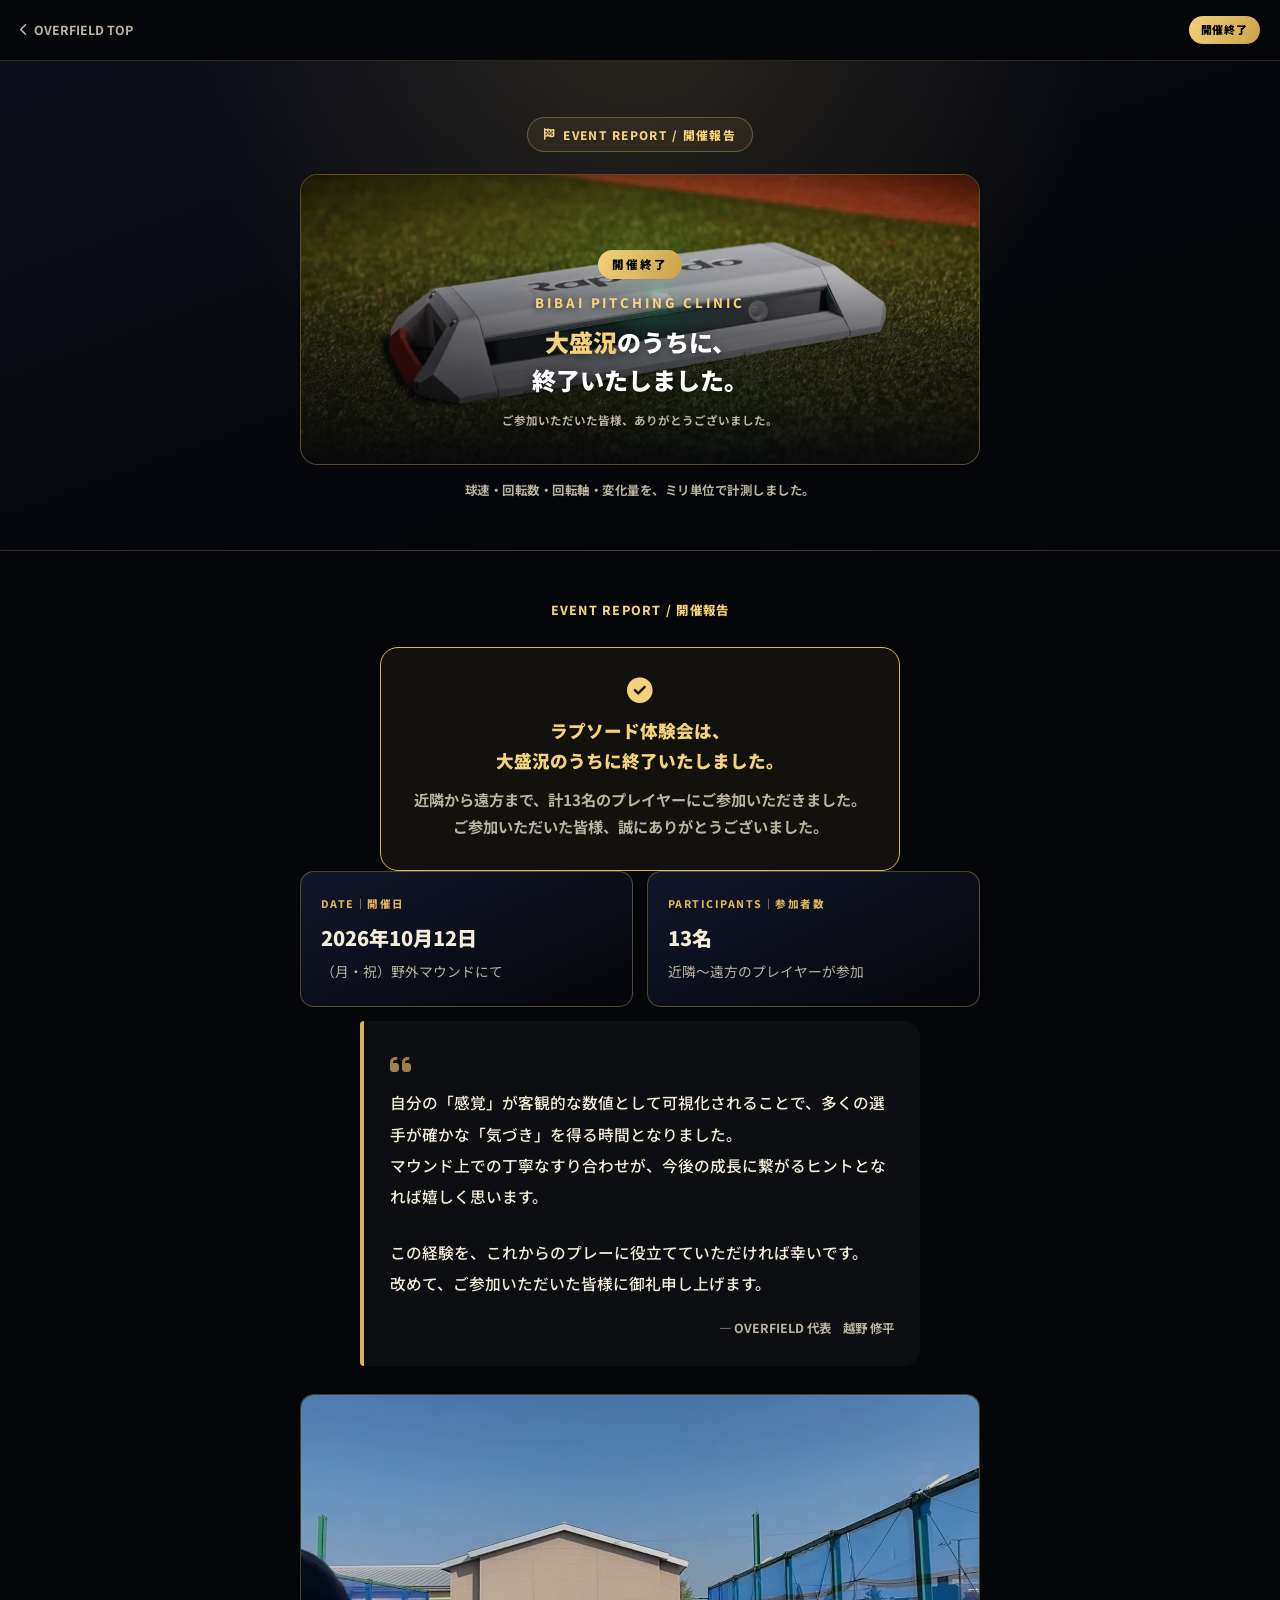
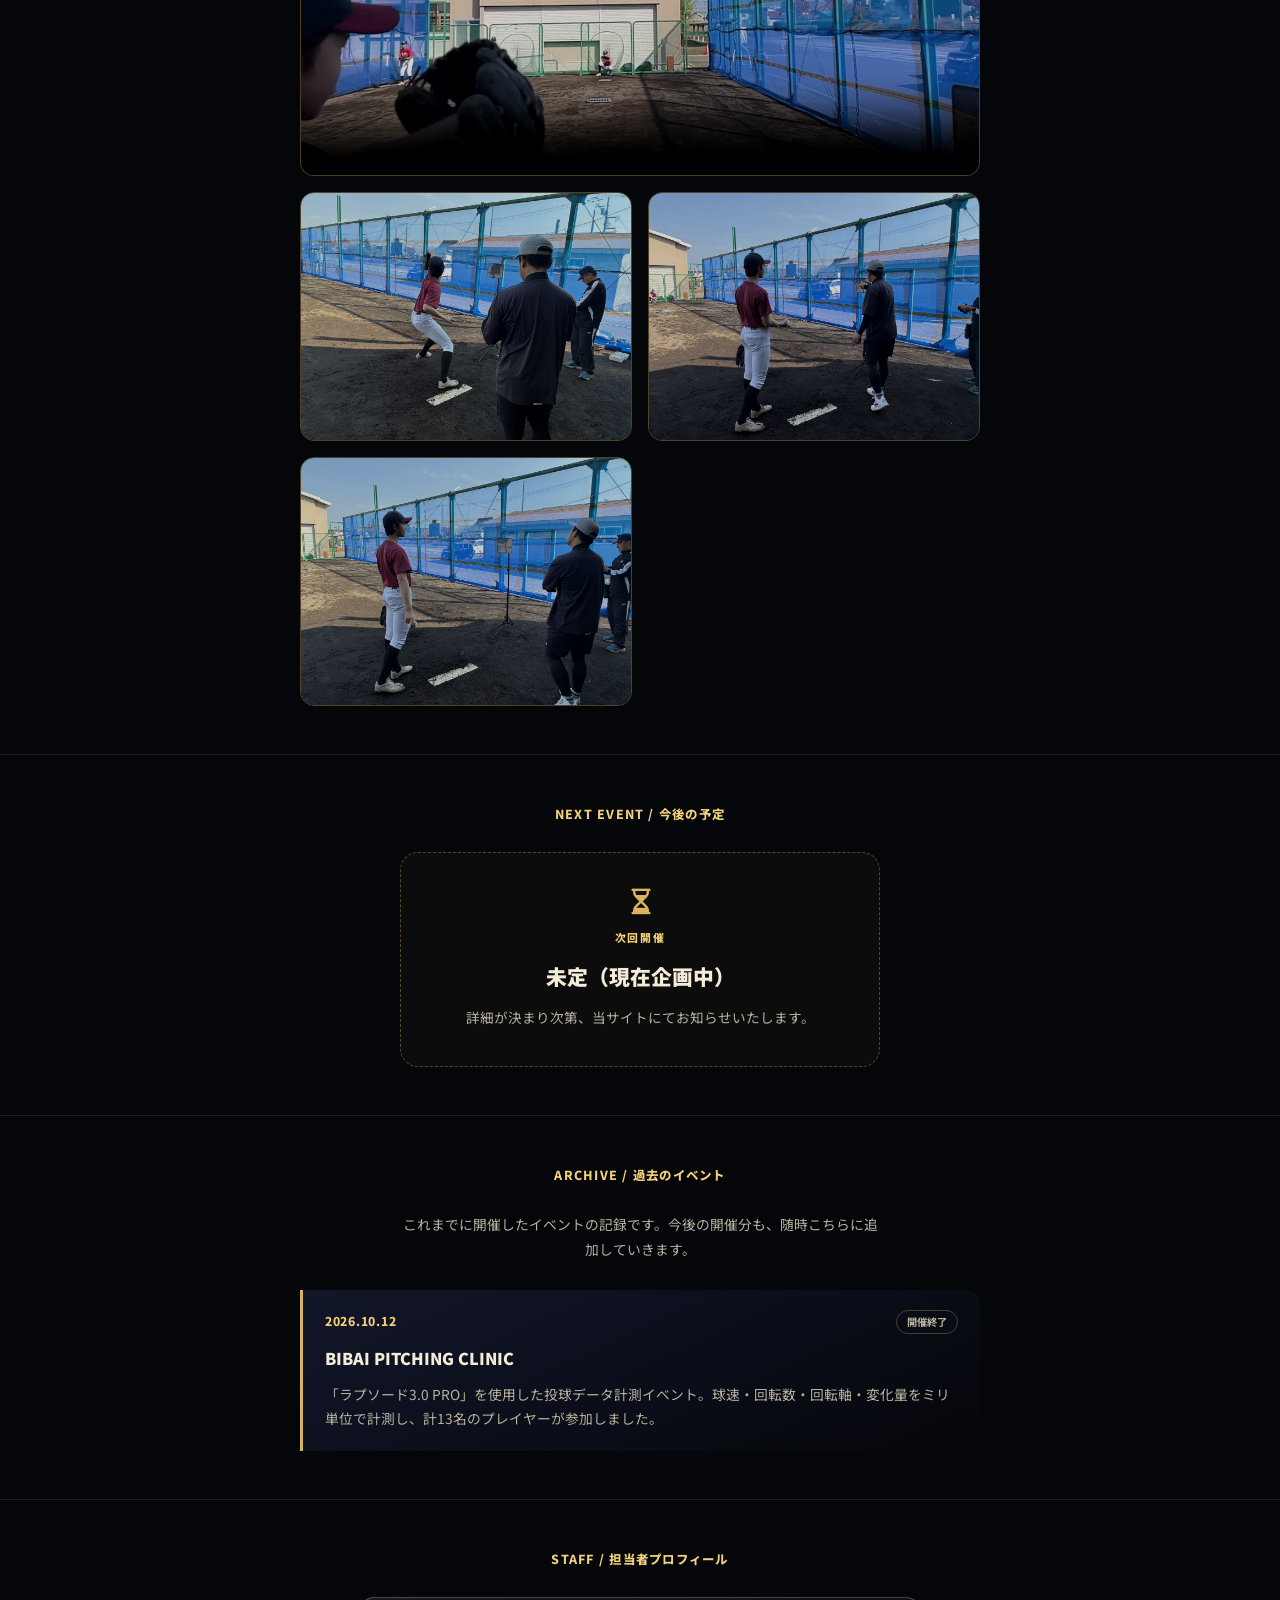
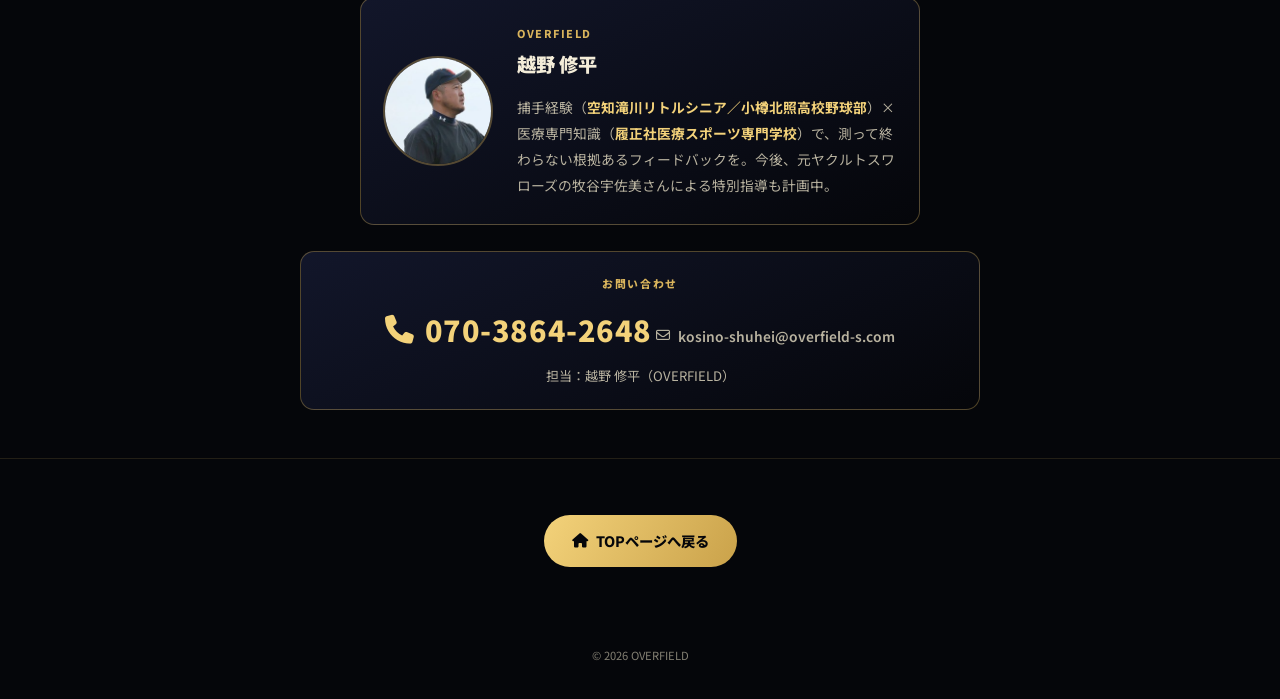
<file: special.html>
<!DOCTYPE html>
<html lang="ja">
<head>
<meta charset="UTF-8">
<meta name="viewport" content="width=device-width, initial-scale=1.0, viewport-fit=cover">
<title>EVENT REPORT｜BIBAI PITCHING CLINIC 開催報告 | OVERFIELD</title>
<meta name="description" content="2026年10月12日開催「BIBAI PITCHING CLINIC」は、計13名のプレイヤーにご参加いただき大盛況のうちに終了しました。開催報告と次回イベントの情報は、OVERFIELDが運営するこちらのページでご案内します。">
<link rel="preconnect" href="https://fonts.googleapis.com">
<link rel="preconnect" href="https://fonts.gstatic.com" crossorigin>
<link href="https://fonts.googleapis.com/css2?family=Noto+Sans+JP:wght@400;500;700;900&display=swap" rel="stylesheet">
<link rel="stylesheet" href="https://cdnjs.cloudflare.com/ajax/libs/font-awesome/6.5.1/css/all.min.css" integrity="sha512-DTOQO9RWCH3ppGqcWaEA1BIZOC6xxalwEsw9c2QQeAIftl+Vegovlnee1c9QX4TctnWMn13TZye+giMm8e2LwA==" crossorigin="anonymous" referrerpolicy="no-referrer">
<link rel="stylesheet" href="special.css">
</head>
<body>

<div class="sp-topbar">
  <a class="sp-back-link" href="index.html"><i class="fa-solid fa-chevron-left"></i> OVERFIELD TOP</a>
  <span class="sp-topbar-badge">開催終了</span>
</div>

<main>

  <!-- ===== Hero ===== -->
  <section class="sp-hero">
    <div class="sp-wrap">
      <p class="sp-kicker"><i class="fa-solid fa-flag-checkered"></i> EVENT REPORT / 開催報告</p>

      <figure class="sp-visual sp-visual--photo">
        <img src="images/clinic-hero.jpg" alt="野外マウンドに設置された計測機器「ラプソード3.0 PRO」" class="sp-visual-img sp-visual-img--cover">
        <div class="sp-visual-scrim"></div>
        <div class="sp-visual-overlay">
          <div class="sp-visual-tags">
            <span class="sp-visual-tag">開催終了</span>
          </div>
          <p class="sp-event-title">BIBAI PITCHING CLINIC</p>
          <h1 class="sp-visual-copy">
            <span class="accent">大盛況</span>のうちに、<br>
            終了いたしました。
          </h1>
          <p class="sp-visual-note">ご参加いただいた皆様、ありがとうございました。</p>
        </div>
      </figure>

      <p class="sp-mystery-caption">球速・回転数・回転軸・変化量を、ミリ単位で計測しました。</p>
    </div>
  </section>

  <!-- ===== 開催報告 ===== -->
  <section class="sp-section">
    <div class="sp-wrap">
      <p class="sp-section-title">EVENT REPORT / 開催報告</p>

      <div class="sp-announce">
        <i class="fa-solid fa-circle-check"></i>
        <p class="sp-announce-main">ラプソード体験会は、<br>大盛況のうちに終了いたしました。</p>
        <p class="sp-announce-sub">
          近隣から遠方まで、計13名のプレイヤーにご参加いただきました。<br>
          ご参加いただいた皆様、誠にありがとうございました。
        </p>
      </div>

      <div class="sp-overview-grid">
        <article class="sp-info-card">
          <p class="sp-info-label">DATE｜開催日</p>
          <p class="sp-info-main">2026年10月12日</p>
          <p class="sp-info-sub">（月・祝）野外マウンドにて</p>
        </article>

        <article class="sp-info-card">
          <p class="sp-info-label">PARTICIPANTS｜参加者数</p>
          <p class="sp-info-main">13名</p>
          <p class="sp-info-sub">近隣〜遠方のプレイヤーが参加</p>
        </article>
      </div>

      <div class="sp-message-card">
        <i class="fa-solid fa-quote-left sp-message-quote-icon"></i>
        <p class="sp-message-text">
          自分の「感覚」が客観的な数値として可視化されることで、多くの選手が確かな「気づき」を得る時間となりました。<br>
          マウンド上での丁寧なすり合わせが、今後の成長に繋がるヒントとなれば嬉しく思います。
        </p>
        <p class="sp-message-text">
          この経験を、これからのプレーに役立てていただければ幸いです。<br>
          改めて、ご参加いただいた皆様に御礼申し上げます。
        </p>
        <p class="sp-message-attr">— OVERFIELD 代表　越野 修平</p>
      </div>

      <ul class="sp-gallery">
        <li class="sp-gallery-item sp-gallery-item--video">
          <video controls preload="metadata" playsinline poster="images/event-report/event-report-video-poster.jpg">
            <source src="images/event-report/event-report-video.mp4" type="video/mp4">
          </video>
        </li>
        <li class="sp-gallery-item">
          <img src="images/event-report/event-report-01.jpg" alt="マウンドで投球フォームを計測する参加者" loading="lazy">
        </li>
        <li class="sp-gallery-item">
          <img src="images/event-report/event-report-02.jpg" alt="計測機器の前で指導を受ける参加者" loading="lazy">
        </li>
        <li class="sp-gallery-item">
          <img src="images/event-report/event-report-03.jpg" alt="投球前にスタッフとやり取りする参加者" loading="lazy">
        </li>
      </ul>
    </div>
  </section>

  <!-- ===== 今後の予定 ===== -->
  <section class="sp-section">
    <div class="sp-wrap">
      <p class="sp-section-title">NEXT EVENT / 今後の予定</p>

      <div class="sp-next-card">
        <i class="fa-regular fa-hourglass-half"></i>
        <p class="sp-next-label">次回開催</p>
        <p class="sp-next-main">未定（現在企画中）</p>
        <p class="sp-next-sub">詳細が決まり次第、当サイトにてお知らせいたします。</p>
      </div>
    </div>
  </section>

  <!-- ===== アーカイブ ===== -->
  <section class="sp-section">
    <div class="sp-wrap">
      <p class="sp-section-title">ARCHIVE / 過去のイベント</p>
      <p class="sp-archive-lead">これまでに開催したイベントの記録です。今後の開催分も、随時こちらに追加していきます。</p>

      <ul class="sp-archive-list">
        <li class="sp-archive-card">
          <div class="sp-archive-card-head">
            <time class="sp-archive-date" datetime="2026-10-12">2026.10.12</time>
            <span class="sp-archive-tag">開催終了</span>
          </div>
          <p class="sp-archive-title">BIBAI PITCHING CLINIC</p>
          <p class="sp-archive-desc">
            「ラプソード3.0 PRO」を使用した投球データ計測イベント。球速・回転数・回転軸・変化量をミリ単位で計測し、計13名のプレイヤーが参加しました。
          </p>
        </li>
        <!--
          運用メモ：新しいイベントが開催終了したら、上の <li class="sp-archive-card"> ブロックを
          コピーして一番上に追加してください（datetime属性はYYYY-MM-DD形式）。
        -->
      </ul>
    </div>
  </section>

  <!-- ===== 担当者プロフィール ===== -->
  <section class="sp-section">
    <div class="sp-wrap">
      <p class="sp-section-title">STAFF / 担当者プロフィール</p>

      <div class="sp-staff-card">
        <img src="images/staff-koshino.jpg" alt="OVERFIELD 代表 越野 修平" class="sp-staff-photo">
        <div class="sp-staff-body">
          <p class="sp-staff-org">OVERFIELD</p>
          <p class="sp-staff-name">越野 修平</p>
          <p class="sp-staff-desc">
            捕手経験（<strong>空知滝川リトルシニア／小樽北照高校野球部</strong>）×医療専門知識（<strong>履正社医療スポーツ専門学校</strong>）で、測って終わらない根拠あるフィードバックを。今後、元ヤクルトスワローズの牧谷宇佐美さんによる特別指導も計画中。
          </p>
        </div>
      </div>

      <div class="sp-contact-box">
        <p class="sp-contact-label">お問い合わせ</p>
        <a class="sp-contact-tel" href="tel:07038642648"><i class="fa-solid fa-phone"></i> 070-3864-2648</a>
        <a class="sp-contact-email" href="mailto:kosino-shuhei@overfield-s.com"><i class="fa-regular fa-envelope"></i> kosino-shuhei@overfield-s.com</a>
        <p class="sp-contact-sub">担当：越野 修平（OVERFIELD）</p>
      </div>
    </div>
  </section>

  <!-- ===== CTA ===== -->
  <section class="sp-section" style="border-bottom: none;">
    <div class="sp-wrap">
      <div class="sp-cta-row">
        <a class="sp-btn sp-btn-primary" href="index.html"><i class="fa-solid fa-house"></i> TOPページへ戻る</a>
      </div>
    </div>
  </section>

</main>

<footer class="sp-footer">
  <p class="sp-footer-copyright">&copy; 2026 OVERFIELD</p>
</footer>

</body>
</html>
</file>
<file: special.css>
/* =========================================================
   特設ティザーページ special.html 専用スタイル
   黒 × ゴールド／ネイビーを基調としたクールな演出
   ========================================================= */

:root {
  --sp-navy: #0b0e1a;
  --sp-navy-deep: #05060a;
  --sp-navy-mid: #12162a;
  --sp-gold: #d9b45c;
  --sp-gold-light: #f3d27a;
  --sp-gold-deep: #caa24a;
  --sp-text: #f3ecd8;
  --sp-text-soft: #b9b3a0;
  --sp-border: rgba(217, 180, 92, 0.35);
  --font-base: "Noto Sans JP", "Hiragino Kaku Gothic ProN", "Hiragino Sans", "Yu Gothic", "Meiryo", sans-serif;
}

* , *::before, *::after { box-sizing: border-box; }

html { scroll-behavior: smooth; }

body {
  margin: 0;
  font-family: var(--font-base);
  color: var(--sp-text);
  background: var(--sp-navy-deep);
  line-height: 1.8;
  -webkit-font-smoothing: antialiased;
}

img { max-width: 100%; display: block; }
h1, h2, h3, p, dl, dd { margin: 0; }

a { color: inherit; text-decoration: none; }

.sp-wrap {
  max-width: 720px;
  margin: 0 auto;
  padding: 0 20px;
}

/* ---------- Top bar ---------- */
.sp-topbar {
  display: flex;
  align-items: center;
  justify-content: space-between;
  gap: 12px;
  padding: 16px 20px;
  border-bottom: 1px solid rgba(217, 180, 92, 0.18);
}

.sp-back-link {
  display: inline-flex;
  align-items: center;
  gap: 6px;
  font-size: 0.78rem;
  font-weight: 700;
  color: var(--sp-text-soft);
}
.sp-back-link:hover { color: var(--sp-gold-light); }

.sp-topbar-badge {
  font-size: 0.68rem;
  font-weight: 900;
  letter-spacing: 0.08em;
  color: var(--sp-navy-deep);
  background: linear-gradient(120deg, var(--sp-gold-light), var(--sp-gold-deep));
  padding: 4px 12px;
  border-radius: 999px;
}

/* ---------- Hero ---------- */
.sp-hero {
  background:
    radial-gradient(circle at 50% -10%, rgba(217, 180, 92, 0.16), transparent 55%),
    linear-gradient(160deg, var(--sp-navy) 0%, var(--sp-navy-deep) 70%);
  padding: 56px 0 48px;
  text-align: center;
  border-bottom: 1px solid rgba(217, 180, 92, 0.18);
}

.sp-kicker {
  display: inline-flex;
  align-items: center;
  gap: 8px;
  font-size: 0.74rem;
  font-weight: 800;
  letter-spacing: 0.12em;
  color: var(--sp-gold-light);
  border: 1px solid var(--sp-border);
  background: rgba(217, 180, 92, 0.08);
  padding: 6px 16px;
  border-radius: 999px;
  margin-bottom: 22px;
}
.sp-kicker i { animation: sp-blink 1.6s ease-in-out infinite; }

/* ---------- Main visual (背景切り抜き画像 + COMING SOON + キャッチコピー) ---------- */
.sp-visual {
  position: relative;
  margin: 0;
  aspect-ratio: 2.2 / 1;
  border-radius: 18px;
  overflow: hidden;
  border: 1px solid rgba(217, 180, 92, 0.4);
  background: #0a0a0a;
  box-shadow: 0 0 0 0 rgba(217, 180, 92, 0.3);
  animation: sp-visual-glow 3s ease-in-out infinite;
}

@keyframes sp-visual-glow {
  0%, 100% { box-shadow: 0 0 0 0 rgba(217, 180, 92, 0.18); }
  50% { box-shadow: 0 0 26px 2px rgba(217, 180, 92, 0.22); }
}

.sp-visual-img {
  width: 100%;
  height: 100%;
  /* contain = 機器の全体像（姿形）を絶対に切り取らずに表示する。
     cover だとコンテナ比率とのズレでアップになり過ぎ、何の機器か
     分からなくなってしまうため contain に変更 */
  object-fit: contain;
  object-position: center center;
  /* 画像自体が背景透過済み（ロゴ部分は画像側で黒帯＋
     CONFIDENTIALバッジ済み）のため、CSS側のフィルター・ブレンド
     加工は不要 */
}

.sp-visual-scrim {
  position: absolute;
  inset: 0;
  background: linear-gradient(to top, rgba(5, 6, 10, 0.94) 0%, rgba(5, 6, 10, 0.55) 45%, rgba(5, 6, 10, 0.05) 75%);
}

.sp-visual-overlay {
  position: absolute;
  left: 0;
  right: 0;
  bottom: 0;
  padding: 18px 20px 22px;
  text-align: center;
}

.sp-visual-tag {
  display: inline-block;
  font-size: 0.72rem;
  font-weight: 900;
  letter-spacing: 0.18em;
  color: var(--sp-navy-deep);
  background: linear-gradient(120deg, var(--sp-gold-light), var(--sp-gold-deep));
  padding: 4px 14px;
  border-radius: 999px;
  margin-bottom: 12px;
  animation: sp-blink 1.8s ease-in-out infinite;
}

.sp-visual-copy {
  font-size: 1.05rem;
  font-weight: 900;
  line-height: 1.6;
  color: #ffffff;
  text-shadow: 0 2px 10px rgba(0, 0, 0, 0.6);
}
.sp-visual-copy .accent {
  color: var(--sp-gold-light);
}

.sp-mystery-caption {
  margin-top: 14px;
  text-align: center;
  font-size: 0.78rem;
  font-weight: 700;
  color: var(--sp-text-soft);
  letter-spacing: 0.04em;
}

/* 実写ヒーロー（製品名公開後）: 切り抜き画像ではないので cover で全面に敷く */
.sp-visual--photo { aspect-ratio: 16 / 10; }
.sp-visual-img--cover { object-fit: cover; }

.sp-visual-tags {
  display: flex;
  flex-wrap: wrap;
  justify-content: center;
  gap: 8px;
  margin-bottom: 12px;
}
.sp-visual-tags .sp-visual-tag { margin-bottom: 0; }

.sp-visual-tag--ghost {
  background: rgba(5, 6, 10, 0.55);
  border: 1px solid var(--sp-border);
  color: var(--sp-gold-light);
  animation: none;
}

.sp-event-title {
  font-size: 0.72rem;
  font-weight: 800;
  letter-spacing: 0.22em;
  color: var(--sp-gold-light);
  margin-bottom: 8px;
  text-shadow: 0 2px 8px rgba(0, 0, 0, 0.8);
}

.sp-visual-note {
  margin-top: 10px;
  font-size: 0.72rem;
  font-weight: 700;
  color: var(--sp-text-soft);
  text-shadow: 0 2px 8px rgba(0, 0, 0, 0.8);
}

@keyframes sp-blink {
  0%, 100% { opacity: 1; }
  50% { opacity: 0.55; }
}

/* ---------- Sections ---------- */
.sp-section {
  padding: 48px 0;
  border-bottom: 1px solid rgba(217, 180, 92, 0.14);
}

.sp-section-title {
  text-align: center;
  font-size: 0.78rem;
  font-weight: 800;
  letter-spacing: 0.1em;
  color: var(--sp-gold-light);
  margin-bottom: 26px;
}

/* ---------- Overview / info cards ---------- */
.sp-overview-grid {
  display: grid;
  gap: 14px;
  margin-bottom: 14px;
}

.sp-info-card {
  background: linear-gradient(155deg, var(--sp-navy-mid), var(--sp-navy-deep));
  border: 1px solid var(--sp-border);
  border-radius: 14px;
  padding: 22px 20px;
}

.sp-info-label {
  font-size: 0.66rem;
  font-weight: 800;
  letter-spacing: 0.14em;
  color: var(--sp-gold);
  margin-bottom: 10px;
}

.sp-info-main {
  font-size: 1.25rem;
  font-weight: 900;
  line-height: 1.5;
  color: var(--sp-text);
}

.sp-info-sub {
  margin-top: 6px;
  font-size: 0.86rem;
  color: var(--sp-text-soft);
}

.sp-info-alert {
  display: flex;
  align-items: flex-start;
  gap: 8px;
  margin-top: 14px;
  padding: 12px 14px;
  border-radius: 8px;
  background: rgba(217, 180, 92, 0.08);
  border: 1px solid var(--sp-border);
  font-size: 0.84rem;
  font-weight: 700;
  line-height: 1.7;
  color: var(--sp-gold-light);
}
.sp-info-alert i { margin-top: 4px; flex-shrink: 0; }

/* ---------- NEXT EVENT（プレースホルダーカード） ---------- */
.sp-next-card {
  max-width: 480px;
  margin: 0 auto;
  text-align: center;
  border: 1px dashed var(--sp-border);
  border-radius: 18px;
  padding: 36px 24px;
  background: rgba(217, 180, 92, 0.04);
}
.sp-next-card i { font-size: 1.6rem; color: var(--sp-gold); margin-bottom: 14px; }

.sp-next-label {
  font-size: 0.68rem;
  font-weight: 800;
  letter-spacing: 0.16em;
  color: var(--sp-gold-light);
  margin-bottom: 10px;
}

.sp-next-main {
  font-size: 1.3rem;
  font-weight: 900;
  color: var(--sp-text);
}

.sp-next-sub {
  margin-top: 10px;
  font-size: 0.85rem;
  color: var(--sp-text-soft);
  line-height: 1.8;
}

/* ---------- ARCHIVE（過去のイベント／拡張可能なカードリスト） ---------- */
.sp-archive-lead {
  text-align: center;
  font-size: 0.86rem;
  color: var(--sp-text-soft);
  max-width: 480px;
  margin: 0 auto 28px;
  line-height: 1.8;
}

.sp-archive-list {
  list-style: none;
  margin: 0;
  padding: 0;
  display: grid;
  gap: 14px;
}

.sp-archive-card {
  border-left: 3px solid var(--sp-gold);
  background: linear-gradient(155deg, var(--sp-navy-mid), var(--sp-navy-deep));
  border-radius: 0 14px 14px 0;
  padding: 20px 22px;
}

.sp-archive-card-head {
  display: flex;
  align-items: center;
  justify-content: space-between;
  gap: 10px;
  margin-bottom: 10px;
}

.sp-archive-date {
  font-size: 0.76rem;
  font-weight: 800;
  letter-spacing: 0.06em;
  color: var(--sp-gold-light);
}

.sp-archive-tag {
  font-size: 0.64rem;
  font-weight: 700;
  color: var(--sp-text-soft);
  border: 1px solid rgba(217, 180, 92, 0.3);
  padding: 2px 10px;
  border-radius: 999px;
}

.sp-archive-title {
  font-size: 1.02rem;
  font-weight: 900;
  color: var(--sp-text);
  margin-bottom: 8px;
}

.sp-archive-desc {
  font-size: 0.86rem;
  line-height: 1.8;
  color: var(--sp-text-soft);
}

/* ---------- Contact box ---------- */
.sp-contact-box {
  margin-top: 26px;
  text-align: center;
  padding: 22px 20px;
  border-radius: 14px;
  border: 1px solid var(--sp-border);
  background: linear-gradient(155deg, var(--sp-navy-mid), var(--sp-navy-deep));
}

.sp-contact-label {
  font-size: 0.68rem;
  font-weight: 800;
  letter-spacing: 0.14em;
  color: var(--sp-gold);
  margin-bottom: 10px;
}

.sp-contact-tel {
  display: inline-flex;
  align-items: center;
  gap: 10px;
  font-size: 1.5rem;
  font-weight: 900;
  color: var(--sp-gold-light);
  letter-spacing: 0.02em;
}
.sp-contact-tel:hover { filter: brightness(1.1); }

.sp-contact-email {
  display: inline-flex;
  align-items: center;
  gap: 8px;
  margin-top: 10px;
  font-size: 0.86rem;
  font-weight: 600;
  color: var(--sp-text-soft);
  word-break: break-all;
}
.sp-contact-email:hover { color: var(--sp-gold-light); }

.sp-contact-sub {
  margin-top: 8px;
  font-size: 0.82rem;
  color: var(--sp-text-soft);
}

/* ---------- Staff card ---------- */
.sp-staff-card {
  display: flex;
  flex-direction: column;
  align-items: center;
  text-align: center;
  gap: 18px;
  max-width: 560px;
  margin: 0 auto;
  padding: 26px 22px;
  border-radius: 14px;
  border: 1px solid var(--sp-border);
  background: linear-gradient(155deg, var(--sp-navy-mid), var(--sp-navy-deep));
}

.sp-staff-photo {
  width: 92px;
  height: 92px;
  flex-shrink: 0;
  border-radius: 50%;
  object-fit: cover;
  border: 2px solid var(--sp-border);
}

.sp-staff-org {
  font-size: 0.68rem;
  font-weight: 800;
  letter-spacing: 0.14em;
  color: var(--sp-gold);
}

.sp-staff-name {
  margin-top: 4px;
  font-size: 1.2rem;
  font-weight: 900;
  color: var(--sp-text);
}

.sp-staff-desc {
  margin-top: 12px;
  font-size: 0.86rem;
  line-height: 1.9;
  color: var(--sp-text-soft);
}
.sp-staff-desc strong { color: var(--sp-gold-light); font-weight: 700; }

/* ---------- Announcement callout ---------- */
.sp-announce {
  max-width: 520px;
  margin: 0 auto;
  text-align: center;
  border: 1px solid var(--sp-gold);
  border-radius: 18px;
  padding: 30px 24px;
  background: rgba(217, 180, 92, 0.06);
  box-shadow: 0 0 0 0 rgba(217, 180, 92, 0.4);
  animation: sp-announce-glow 2.6s ease-in-out infinite;
}

@keyframes sp-announce-glow {
  0%, 100% { box-shadow: 0 0 0 0 rgba(217, 180, 92, 0.25); }
  50% { box-shadow: 0 0 24px 4px rgba(217, 180, 92, 0.28); }
}

.sp-announce i {
  font-size: 1.6rem;
  color: var(--sp-gold-light);
  margin-bottom: 12px;
}

.sp-announce-main {
  font-size: 1.1rem;
  font-weight: 900;
  color: var(--sp-gold-light);
  line-height: 1.7;
}

.sp-announce-sub {
  margin-top: 10px;
  font-size: 0.95rem;
  font-weight: 700;
  color: var(--sp-text-soft);
}

/* ---------- Message card ---------- */
.sp-message-card {
  position: relative;
  max-width: 560px;
  margin: 0 auto;
  padding: 32px 26px 26px;
  border-left: 4px solid var(--sp-gold);
  background: rgba(255, 255, 255, 0.03);
  border-radius: 4px 16px 16px 4px;
}

.sp-message-quote-icon {
  font-size: 1.5rem;
  color: var(--sp-gold);
  opacity: 0.7;
  margin-bottom: 10px;
}

.sp-message-text {
  font-size: 0.98rem;
  font-weight: 500;
  color: var(--sp-text);
  line-height: 2;
}
.sp-message-text + .sp-message-text {
  margin-top: 24px;
}

.sp-message-attr {
  margin-top: 18px;
  font-size: 0.78rem;
  font-weight: 700;
  color: var(--sp-text-soft);
  text-align: right;
}

/* ---------- Gallery（当日の様子） ---------- */
.sp-gallery {
  list-style: none;
  margin: 28px 0 0;
  padding: 0;
  display: grid;
  grid-template-columns: 1fr 1fr;
  gap: 12px;
}

.sp-gallery-item {
  border-radius: 14px;
  overflow: hidden;
  border: 1px solid var(--sp-border);
  aspect-ratio: 4 / 3;
}

/* 動画は横長の実寸比率を活かし、2カラムをまたいで大きく見せる */
.sp-gallery-item--video {
  grid-column: 1 / -1;
  aspect-ratio: 16 / 9;
  background: #000;
}

.sp-gallery-item img,
.sp-gallery-item video {
  width: 100%;
  height: 100%;
  object-fit: cover;
  /* ダークトーンのサイトに馴染ませるため、やや暗く彩度を落として
     統一感を出す。ホバー時は少しだけ素の色味に近づける */
  filter: brightness(0.82) saturate(0.85) contrast(1.05);
  transition: filter 0.25s ease, transform 0.4s ease;
}
.sp-gallery-item:hover img {
  filter: brightness(0.92) saturate(0.95) contrast(1.05);
  transform: scale(1.04);
}
/* 動画はネイティブの再生コントロール操作を妨げないよう、拡大演出は
   行わず明るさの変化のみに留める */
.sp-gallery-item--video:hover video {
  filter: brightness(0.92) saturate(0.95) contrast(1.05);
}

/* ---------- CTA ---------- */
.sp-cta-row {
  display: flex;
  flex-direction: column;
  gap: 12px;
  align-items: center;
  margin-top: 8px;
}

.sp-btn {
  display: inline-flex;
  align-items: center;
  justify-content: center;
  gap: 8px;
  font-weight: 800;
  font-size: 0.9rem;
  padding: 13px 28px;
  border-radius: 999px;
  width: 100%;
  max-width: 320px;
}

.sp-btn-primary {
  background: linear-gradient(120deg, var(--sp-gold-light), var(--sp-gold-deep));
  color: var(--sp-navy-deep);
}
.sp-btn-primary:hover { filter: brightness(1.08); }

.sp-btn-outline {
  border: 1px solid var(--sp-border);
  color: var(--sp-text);
}
.sp-btn-outline:hover { border-color: var(--sp-gold); color: var(--sp-gold-light); }

/* ---------- Footer ---------- */
.sp-footer {
  padding: 30px 20px 34px;
  text-align: center;
}

.sp-footer-copyright {
  font-size: 0.7rem;
  color: rgba(185, 179, 160, 0.7);
}

@media (min-width: 640px) {
  .sp-visual-copy { font-size: 1.5rem; }
  .sp-visual-overlay { padding: 28px 32px 34px; }
  .sp-gallery { gap: 16px; }
  .sp-cta-row { flex-direction: row; justify-content: center; }
  .sp-btn { width: auto; }

  .sp-visual--photo { aspect-ratio: 21 / 9; }
  .sp-event-title { font-size: 0.82rem; }
  .sp-overview-grid { grid-template-columns: 1fr 1fr; }
  .sp-contact-tel { font-size: 1.8rem; }

  .sp-archive-card-head { gap: 14px; }

  .sp-staff-card { flex-direction: row; text-align: left; gap: 24px; }
  .sp-staff-photo { width: 110px; height: 110px; }
}

@media (prefers-reduced-motion: reduce) {
  html { scroll-behavior: auto; }
  * { transition: none !important; animation: none !important; }
}
</file>
